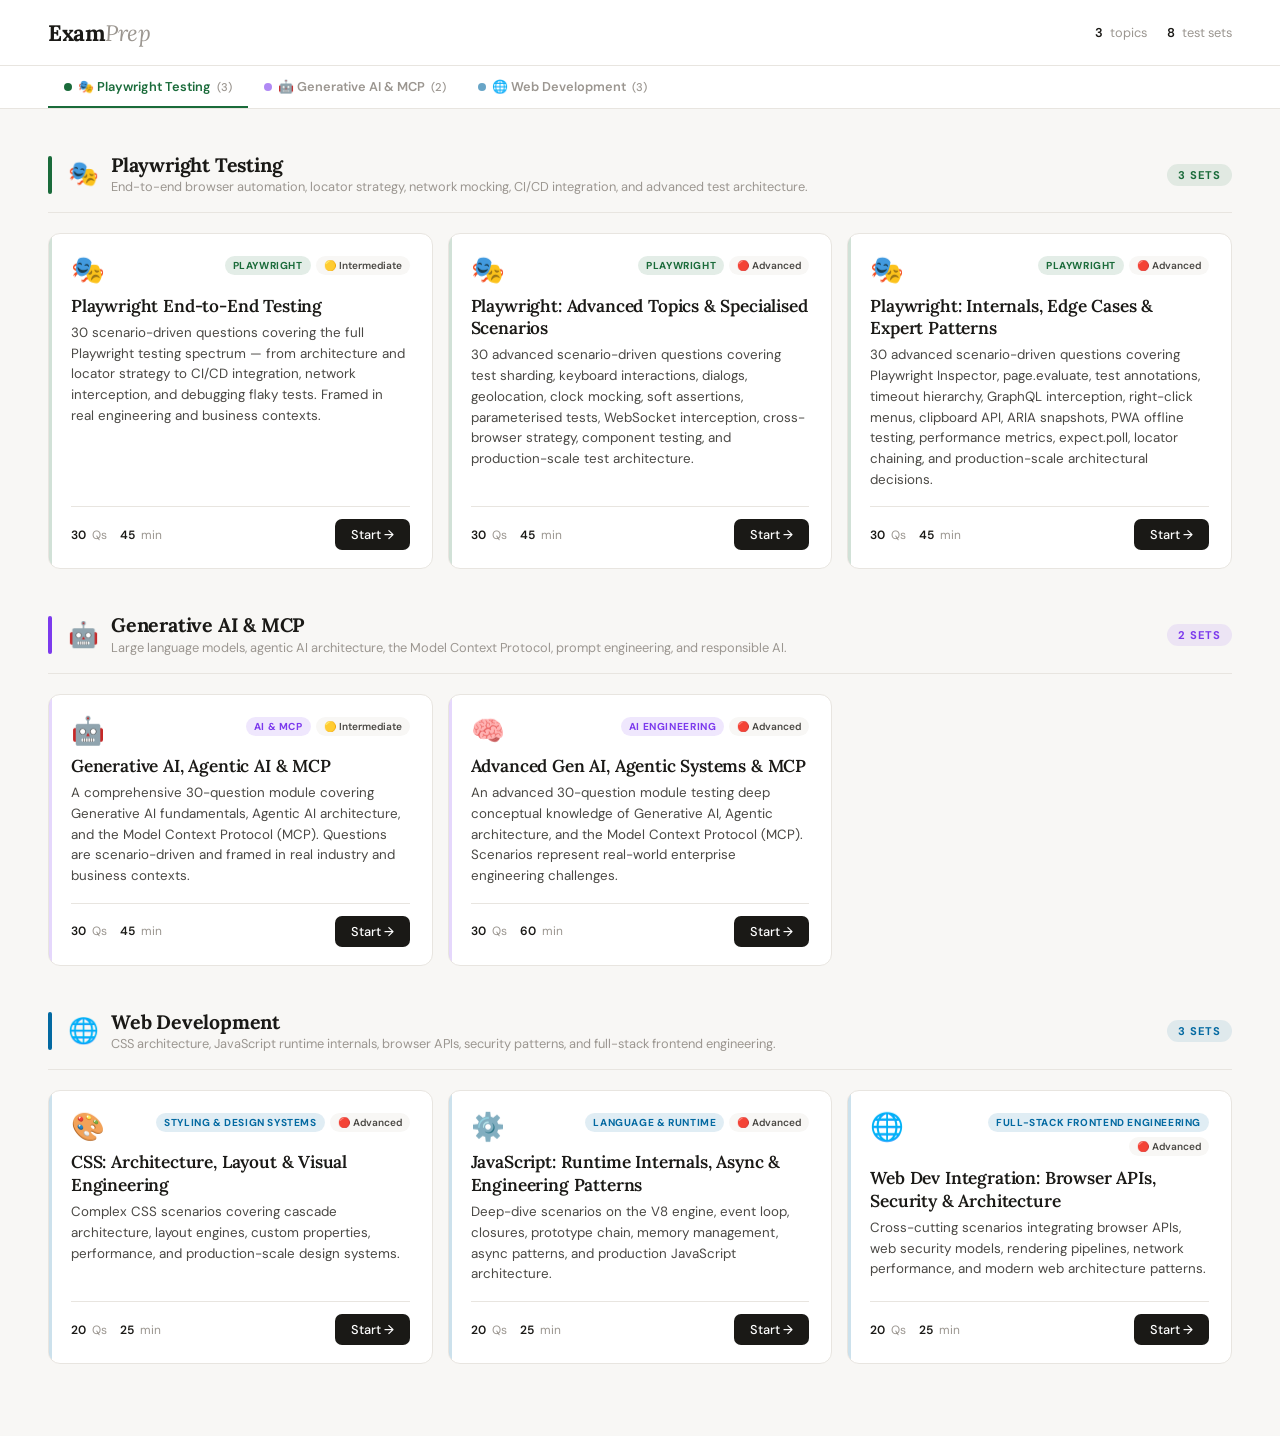
<file: index.html>
<!doctype html>
<html lang="en">
  <head>
    <meta charset="UTF-8" />
    <meta name="viewport" content="width=device-width, initial-scale=1.0" />
    <title>ExamPrep — Practice Tests</title>
    <link rel="preconnect" href="https://fonts.googleapis.com" />
    <link rel="preconnect" href="https://fonts.gstatic.com" crossorigin />
    <link
      href="https://fonts.googleapis.com/css2?family=Lora:ital,wght@0,400;0,500;0,600;0,700;1,400&family=DM+Sans:wght@300;400;500;600&display=swap"
      rel="stylesheet"
    />
    <style>
      /* ─── Reset & Base ─────────────────────────────────── */
      *,
      *::before,
      *::after {
        box-sizing: border-box;
        margin: 0;
        padding: 0;
      }

      :root {
        --white: #ffffff;
        --off-white: #f8f7f5;
        --border: #e8e5e0;
        --muted: #9b9690;
        --text: #1a1916;
        --text-2: #4a4844;
        --green: #1a7a4a;
        --green-bg: #edf7f1;

        /* ── Topic palette ─────────────────────────────────── */
        --c-playwright: #1a6b3a;
        --c-genai: #7c3aed;
        --c-javascript: #d4860a;
        --c-webdev-integration: #0369a1;
        --c-python: #2e7d32;
        --c-sql: #1565c0;
        --c-react: #0097a7;
        --c-general: #6b4c9a;
        --c-custom: #555555;
      }

      html,
      body {
        min-height: 100%;
        font-family: "DM Sans", sans-serif;
        background: var(--off-white);
        color: var(--text);
      }

      .dashboard {
        min-height: 100vh;
        display: flex;
        flex-direction: column;
      }

      /* ─── Header ───────────────────────────────────────── */
      .dashboard-header {
        background: var(--white);
        border-bottom: 1.5px solid var(--border);
        padding: 0 48px;
        height: 66px;
        display: flex;
        align-items: center;
        justify-content: space-between;
        position: sticky;
        top: 0;
        z-index: 20;
      }

      .logo {
        font-family: "Lora", serif;
        font-size: 1.4rem;
        font-weight: 700;
        letter-spacing: -0.02em;
        color: var(--text);
        text-decoration: none;
      }
      .logo span {
        color: var(--muted);
        font-weight: 400;
        font-style: italic;
      }

      .header-right {
        display: flex;
        align-items: center;
        gap: 20px;
      }
      .hdr-stat {
        font-size: 0.8rem;
        color: var(--muted);
        display: flex;
        align-items: center;
        gap: 4px;
      }
      .hdr-stat strong {
        color: var(--text);
        font-weight: 600;
      }

      /* ─── Hero ─────────────────────────────────────────── */
      .hero {
        padding: 52px 48px 36px;
        border-bottom: 1.5px solid var(--border);
        background: var(--white);
      }

      .hero-eyebrow {
        font-size: 0.7rem;
        font-weight: 700;
        letter-spacing: 0.14em;
        text-transform: uppercase;
        color: var(--muted);
        margin-bottom: 12px;
        display: flex;
        align-items: center;
        gap: 8px;
      }
      .eyebrow-dot {
        width: 6px;
        height: 6px;
        border-radius: 50%;
        background: var(--green);
        flex-shrink: 0;
        animation: pulse 2s ease-in-out infinite;
      }
      @keyframes pulse {
        0%,
        100% {
          opacity: 1;
          transform: scale(1);
        }
        50% {
          opacity: 0.5;
          transform: scale(0.8);
        }
      }

      .hero h1 {
        font-family: "Lora", serif;
        font-size: 2.5rem;
        font-weight: 700;
        letter-spacing: -0.03em;
        line-height: 1.15;
        margin-bottom: 10px;
      }
      .hero p {
        font-size: 1rem;
        color: var(--text-2);
        line-height: 1.65;
        max-width: 500px;
      }

      /* ─── Topic nav tabs ───────────────────────────────── */
      .topic-nav {
        background: var(--white);
        border-bottom: 1.5px solid var(--border);
        padding: 0 48px;
        display: flex;
        flex-wrap: wrap;
        gap: 0;
        overflow-x: auto;
      }

      .topic-pill {
        display: inline-flex;
        align-items: center;
        gap: 6px;
        font-size: 0.8rem;
        font-weight: 600;
        padding: 12px 16px 11px;
        border: none;
        background: transparent;
        border-bottom: 2.5px solid transparent;
        color: var(--muted);
        cursor: pointer;
        transition:
          color 0.15s,
          border-color 0.15s;
        text-decoration: none;
        white-space: nowrap;
        flex-shrink: 0;
      }
      .topic-pill:hover {
        color: var(--text);
      }
      .topic-pill.active {
        color: var(--topic-color, var(--text));
        border-bottom-color: var(--topic-color, var(--text));
      }
      .pill-dot {
        width: 8px;
        height: 8px;
        border-radius: 50%;
        background: var(--topic-color, var(--muted));
        flex-shrink: 0;
        opacity: 0.6;
        transition: opacity 0.15s;
      }
      .topic-pill.active .pill-dot {
        opacity: 1;
      }
      .pill-count {
        font-size: 0.7rem;
        font-weight: 500;
        color: var(--muted);
      }

      /* ─── Content area ─────────────────────────────────── */
      .content-area {
        flex: 1;
        padding: 0 48px 72px;
      }

      /* ─── Topic section ────────────────────────────────── */
      .topic-section {
        padding-top: 44px;
        scroll-margin-top: 82px;
      }

      .section-header {
        display: flex;
        align-items: center;
        gap: 0;
        margin-bottom: 20px;
        padding-bottom: 16px;
        border-bottom: 1.5px solid var(--border);
      }

      .section-accent {
        width: 4px;
        height: 38px;
        border-radius: 4px;
        background: var(--topic-color, var(--text));
        flex-shrink: 0;
        margin-right: 16px;
      }

      .section-icon {
        font-size: 1.55rem;
        line-height: 1;
        margin-right: 12px;
      }

      .section-titles {
        flex: 1;
      }
      .section-title {
        font-family: "Lora", serif;
        font-size: 1.22rem;
        font-weight: 700;
        letter-spacing: -0.01em;
        line-height: 1.2;
        margin-bottom: 2px;
      }
      .section-desc {
        font-size: 0.8rem;
        color: var(--muted);
        line-height: 1.4;
      }

      .section-badge {
        flex-shrink: 0;
        font-size: 0.7rem;
        font-weight: 700;
        letter-spacing: 0.07em;
        text-transform: uppercase;
        padding: 4px 11px;
        border-radius: 20px;
        color: var(--topic-color, var(--text));
        background: color-mix(
          in srgb,
          var(--topic-color, #555) 10%,
          transparent
        );
      }

      /* ─── Cards grid ───────────────────────────────────── */
      .cards-grid {
        display: grid;
        grid-template-columns: repeat(auto-fill, minmax(290px, 1fr));
        gap: 15px;
      }

      /* ─── Card ─────────────────────────────────────────── */
      .card {
        background: var(--white);
        border: 1.5px solid var(--border);
        border-radius: 12px;
        padding: 22px 22px 18px;
        cursor: pointer;
        transition:
          border-color 0.15s,
          transform 0.15s,
          box-shadow 0.15s;
        position: relative;
        overflow: hidden;
        display: flex;
        flex-direction: column;
      }

      .card::after {
        content: "";
        position: absolute;
        top: 0;
        bottom: 0;
        left: 0;
        width: 3px;
        border-radius: 0 2px 2px 0;
        background: var(--topic-color, var(--text));
        opacity: 0.2;
        transition: opacity 0.15s;
      }

      .card:hover {
        border-color: #bbb;
        transform: translateY(-2px);
        box-shadow: 0 8px 28px rgba(0, 0, 0, 0.07);
      }
      .card:hover::after {
        opacity: 1;
      }

      .card-top {
        display: flex;
        align-items: flex-start;
        justify-content: space-between;
        margin-bottom: 11px;
      }

      .card-icon {
        font-size: 1.7rem;
        line-height: 1;
      }

      .card-badges {
        display: flex;
        align-items: center;
        gap: 5px;
        flex-wrap: wrap;
        justify-content: flex-end;
      }

      .card-badge {
        font-size: 0.63rem;
        font-weight: 700;
        letter-spacing: 0.06em;
        text-transform: uppercase;
        padding: 3px 8px;
        border-radius: 20px;
        background: color-mix(
          in srgb,
          var(--topic-color, #555) 12%,
          transparent
        );
        color: var(--topic-color, #555);
      }

      .card-diff {
        font-size: 0.63rem;
        font-weight: 600;
        padding: 3px 8px;
        border-radius: 20px;
        background: var(--off-white);
        color: var(--text-2);
      }

      .card-title {
        font-family: "Lora", serif;
        font-size: 1.08rem;
        font-weight: 600;
        line-height: 1.3;
        margin-bottom: 6px;
        letter-spacing: -0.01em;
      }

      .card-desc {
        font-size: 0.835rem;
        color: var(--text-2);
        line-height: 1.55;
        flex: 1;
        margin-bottom: 16px;
      }

      .card-footer {
        display: flex;
        align-items: center;
        justify-content: space-between;
        padding-top: 12px;
        border-top: 1px solid var(--border);
      }

      .card-stats {
        display: flex;
        gap: 13px;
      }
      .card-stat {
        font-size: 0.75rem;
        color: var(--muted);
        display: flex;
        align-items: center;
        gap: 3px;
      }
      .card-stat strong {
        color: var(--text);
        font-weight: 600;
      }

      .card-start-btn {
        background: var(--text);
        color: var(--white);
        border: none;
        border-radius: 7px;
        padding: 7px 16px;
        font-family: "DM Sans", sans-serif;
        font-size: 0.8rem;
        font-weight: 500;
        cursor: pointer;
        transition: opacity 0.15s;
        white-space: nowrap;
      }
      .card-start-btn:hover {
        opacity: 0.8;
      }

      .best-score {
        position: absolute;
        top: 10px;
        right: 12px;
        font-size: 0.67rem;
        font-weight: 600;
        color: var(--green);
        background: var(--green-bg);
        padding: 2px 8px;
        border-radius: 20px;
      }

      /* ─── Empty ────────────────────────────────────────── */
      .empty-state {
        padding: 64px 0;
        text-align: center;
        color: var(--text-2);
      }
      .empty-state h2 {
        font-family: "Lora", serif;
        font-size: 1.3rem;
        margin-bottom: 8px;
      }

      /* ─── Responsive ───────────────────────────────────── */
      @media (max-width: 680px) {
        .dashboard-header,
        .hero,
        .topic-nav,
        .content-area {
          padding-left: 20px;
          padding-right: 20px;
        }
        .hero h1 {
          font-size: 1.85rem;
        }
      }
    </style>
  </head>
  <body>
    <div class="dashboard">
      <!-- Header -->
      <header class="dashboard-header">
        <a class="logo" href="index.html">Exam<span>Prep</span></a>
        <div class="header-right">
          <div class="hdr-stat" id="hdrTopics"></div>
          <div class="hdr-stat" id="hdrSets"></div>
        </div>
      </header>

      <!-- Hero
      <section class="hero">
        <div class="hero-eyebrow">
          <span class="eyebrow-dot"></span>Interactive Practice Hub
        </div>
        <h1>Practice Tests</h1>
        <p>
          Scenario-driven questions across multiple technology tracks. Pick a
          topic below or scroll to browse everything.
        </p>
      </section> -->

      <!-- Topic nav -->
      <nav
        class="topic-nav"
        id="topicNav"
        aria-label="Jump to topic section"
      ></nav>

      <!-- Grouped content -->
      <main class="content-area" id="contentArea">
        <div class="empty-state">
          <div style="font-size: 2rem; margin-bottom: 10px">⏳</div>
          <h2>Loading modules…</h2>
        </div>
      </main>
    </div>

    <!-- ══════════════════════════════════════════════════════
     DATA FILES — add one <script> per data file, then
     add the exported variable to window._TESTS below.
  ══════════════════════════════════════════════════════ -->
    <script src="data/genaifundamental.js"></script>
    <script src="data/genai2.js"></script>
    <script src="data/playwright.js"></script>
    <script src="data/playwright2.js"></script>
    <script src="data/playwright3.js"></script>
    <!-- <script src="data/sample-test.js"></script> -->
    <script src="data/js-fundamentals.js"></script>
    <!-- <script src="data/your-new-module.js"></script> -->

    <script>
      window._TESTS = [
        GenAIFundamentals,
        AdvancedAIEngineering,
        PlaywrightTestingModule,
        PlaywrightSet2,
        PlaywrightSet3,
        // SampleTest,
        web1,
        web2,
        web3,
        // YourNewModule,
      ];
    </script>

    <script>
      /* ═══════════════════════════════════════════════════════════
   TOPIC REGISTRY
   Define label, icon, description, and colour per topic key.
   The `order` number controls the section display order.
   Add new entries here whenever you introduce a new topic.
═══════════════════════════════════════════════════════════ */
      const TOPIC_REGISTRY = {
        playwright: {
          label: "Playwright Testing",
          icon: "🎭",
          description:
            "End-to-end browser automation, locator strategy, network mocking, CI/CD integration, and advanced test architecture.",
          color: "#1a6b3a",
          order: 1,
        },
        javascript: {
          label: "Generative AI & MCP",
          icon: "🤖",
          description:
            "Large language models, agentic AI architecture, the Model Context Protocol, prompt engineering, and responsible AI.",
          color: "#7c3aed",
          order: 2,
        },
        "webdev-integration": {
          label: "Web Development",
          icon: "🌐",
          description:
            "CSS architecture, JavaScript runtime internals, browser APIs, security patterns, and full-stack frontend engineering.",
          color: "#0369a1",
          order: 3,
        },
        general: {
          label: "General",
          icon: "📋",
          description:
            "Foundational and mixed concepts across software engineering disciplines.",
          color: "#6b4c9a",
          order: 4,
        },
        python: {
          label: "Python",
          icon: "🐍",
          description:
            "Python language fundamentals, data structures, and ecosystem tooling.",
          color: "#2e7d32",
          order: 5,
        },
        sql: {
          label: "SQL & Databases",
          icon: "🗄️",
          description:
            "Query design, schema modelling, performance tuning, and database engineering.",
          color: "#1565c0",
          order: 6,
        },
        react: {
          label: "React",
          icon: "⚛️",
          description:
            "React patterns, hooks, performance optimisation, and component architecture.",
          color: "#0097a7",
          order: 7,
        },
        custom: {
          label: "Other",
          icon: "📝",
          description: "Custom and miscellaneous test sets.",
          color: "#555555",
          order: 99,
        },
      };

      /* ─── Helpers ──────────────────────────────────────────── */
      function topicInfo(key) {
        return (
          TOPIC_REGISTRY[key] || {
            label: key,
            icon: "📄",
            description: "",
            color: "#555",
            order: 50,
          }
        );
      }

      function diffDot(d) {
        return (
          { Beginner: "🟢", Intermediate: "🟡", Advanced: "🔴" }[d] || "⚪"
        );
      }

      function bestScore(id) {
        try {
          const r = localStorage.getItem("ep_best_" + id);
          return r ? JSON.parse(r) : null;
        } catch {
          return null;
        }
      }

      /* ─── Render ───────────────────────────────────────────── */
      function render(tests) {
        const area = document.getElementById("contentArea");
        const nav = document.getElementById("topicNav");

        if (!tests || !tests.length) {
          area.innerHTML = `<div class="empty-state">
      <div style="font-size:2rem;margin-bottom:10px">📭</div>
      <h2>No test modules found</h2>
      <p>Add data files and register them in <code>window._TESTS</code>.</p>
    </div>`;
          return;
        }

        // ── Group & sort ──────────────────────────────────────
        const groups = {};
        tests.forEach((t) => {
          const k = t.meta.topic || "custom";
          if (!groups[k]) groups[k] = [];
          groups[k].push(t);
        });

        const topicKeys = Object.keys(groups).sort(
          (a, b) => (topicInfo(a).order || 99) - (topicInfo(b).order || 99),
        );

        // ── Header stats ──────────────────────────────────────
        document.getElementById("hdrTopics").innerHTML =
          `<strong>${topicKeys.length}</strong>&nbsp;topic${topicKeys.length !== 1 ? "s" : ""}`;
        document.getElementById("hdrSets").innerHTML =
          `<strong>${tests.length}</strong>&nbsp;test set${tests.length !== 1 ? "s" : ""}`;

        // ── Nav tabs ──────────────────────────────────────────
        nav.innerHTML = "";
        topicKeys.forEach((k, i) => {
          const ti = topicInfo(k);
          const pill = document.createElement("a");
          pill.className = "topic-pill" + (i === 0 ? " active" : "");
          pill.href = "#topic-" + k;
          pill.style.setProperty("--topic-color", ti.color);
          pill.innerHTML = `
      <span class="pill-dot"></span>
      ${ti.icon} ${ti.label}
      <span class="pill-count">(${groups[k].length})</span>`;
          pill.addEventListener("click", () => {
            document
              .querySelectorAll(".topic-pill")
              .forEach((p) => p.classList.remove("active"));
            pill.classList.add("active");
          });
          nav.appendChild(pill);
        });

        // Scroll spy — highlight the in-view topic tab
        const spy = new IntersectionObserver(
          (entries) => {
            entries.forEach((e) => {
              if (e.isIntersecting) {
                const id = "#" + e.target.id;
                document
                  .querySelectorAll(".topic-pill")
                  .forEach((p) =>
                    p.classList.toggle("active", p.getAttribute("href") === id),
                  );
              }
            });
          },
          { rootMargin: "-20% 0px -70% 0px" },
        );

        // ── Sections ──────────────────────────────────────────
        area.innerHTML = "";
        topicKeys.forEach((k) => {
          const ti = topicInfo(k);
          const mods = groups[k];

          const sec = document.createElement("section");
          sec.className = "topic-section";
          sec.id = "topic-" + k;

          sec.innerHTML = `
      <div class="section-header" style="--topic-color:${ti.color}">
        <div class="section-accent"></div>
        <div class="section-icon">${ti.icon}</div>
        <div class="section-titles">
          <div class="section-title">${ti.label}</div>
          ${ti.description ? `<div class="section-desc">${ti.description}</div>` : ""}
        </div>
        <span class="section-badge" style="--topic-color:${ti.color}">
          ${mods.length}&nbsp;set${mods.length !== 1 ? "s" : ""}
        </span>
      </div>
      <div class="cards-grid"></div>`;

          const grid = sec.querySelector(".cards-grid");
          mods.forEach((t) => grid.appendChild(buildCard(t, ti.color)));
          area.appendChild(sec);
          spy.observe(sec);
        });
      }

      /* ─── Card builder ─────────────────────────────────────── */
      function buildCard(test, color) {
        const m = test.meta;
        const best = bestScore(m.id);

        const card = document.createElement("div");
        card.className = "card";
        card.style.setProperty("--topic-color", color);

        card.innerHTML = `
    ${best ? `<div class="best-score">🏆 ${best.score}/${best.total}</div>` : ""}
    <div class="card-top">
      <span class="card-icon">${m.icon || "📋"}</span>
      <div class="card-badges">
        <span class="card-badge">${m.topicLabel}</span>
        <span class="card-diff">${diffDot(m.difficulty)} ${m.difficulty}</span>
      </div>
    </div>
    <div class="card-title">${m.testTitle}</div>
    <div class="card-desc">${m.description}</div>
    <div class="card-footer">
      <div class="card-stats">
        <div class="card-stat"><strong>${m.questionCount}</strong>&nbsp;Qs</div>
        <div class="card-stat"><strong>${m.estimatedMinutes}</strong>&nbsp;min</div>
      </div>
      <button class="card-start-btn">Start →</button>
    </div>`;

        card.addEventListener("click", () => {
          sessionStorage.setItem("ep_active_id", m.id);
          window.location.href = "exam.html";
        });

        return card;
      }

      /* ─── Boot ─────────────────────────────────────────────── */
      render(window._TESTS || []);
    </script>
  </body>
</html>
</file>
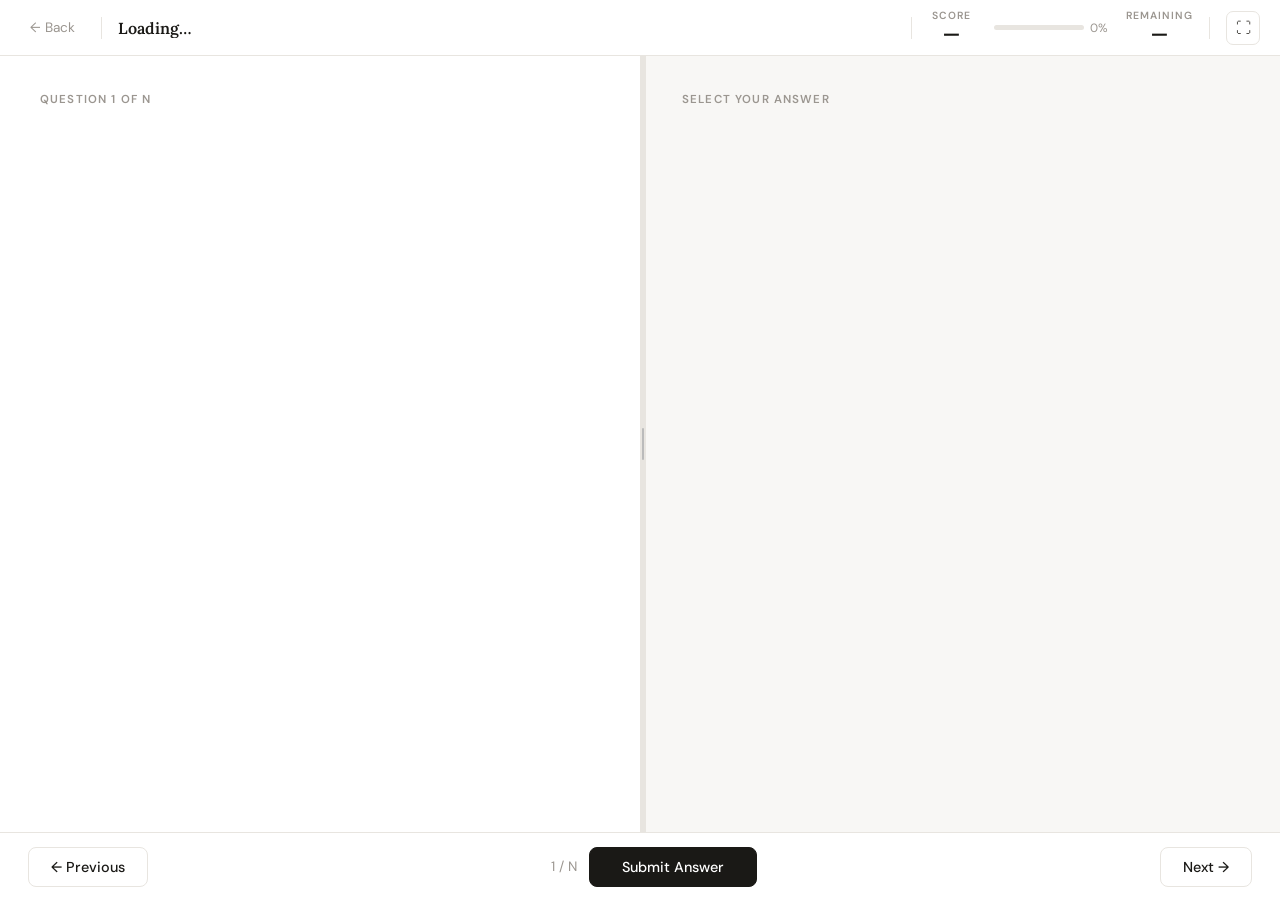
<file: exam.html>
<!doctype html>
<html lang="en">
  <head>
    <meta charset="UTF-8" />
    <meta name="viewport" content="width=device-width, initial-scale=1.0" />
    <title>ExamPrep — Exam</title>
    <link rel="preconnect" href="https://fonts.googleapis.com" />
    <link rel="preconnect" href="https://fonts.gstatic.com" crossorigin />
    <link
      href="https://fonts.googleapis.com/css2?family=Lora:ital,wght@0,400;0,500;0,600;0,700;1,400&family=DM+Sans:wght@300;400;500;600&family=JetBrains+Mono:wght@400;500&display=swap"
      rel="stylesheet"
    />
    <style>
      /* ─── Reset ────────────────────────────────────────── */
      *,
      *::before,
      *::after {
        box-sizing: border-box;
        margin: 0;
        padding: 0;
      }

      :root {
        --white: #ffffff;
        --off-white: #f8f7f5;
        --border: #e8e5e0;
        --muted: #9b9690;
        --text: #1a1916;
        --text-2: #4a4844;
        --accent: #1a1916;
        --green: #1a7a4a;
        --green-bg: #edf7f1;
        --green-border: #b2dfca;
        --red: #c0392b;
        --red-bg: #fdf0ee;
        --red-border: #f0b9b3;
        --gold: #d4860a;
        --gold-bg: #fef7e8;
        --code-bg: #f4f2ef;
        --top-h: 56px;
        --bot-h: 68px;
      }

      html,
      body {
        height: 100%;
        font-family: "DM Sans", sans-serif;
        background: var(--off-white);
        color: var(--text);
        overflow: hidden;
      }

      /* ─── Fullscreen wrapper ───────────────────────────── */
      #app {
        display: flex;
        flex-direction: column;
        height: 100vh;
        width: 100vw;
      }

      /* ─── Top Bar ──────────────────────────────────────── */
      #topBar {
        height: var(--top-h);
        background: var(--white);
        border-bottom: 1.5px solid var(--border);
        display: flex;
        align-items: center;
        padding: 0 20px;
        gap: 16px;
        flex-shrink: 0;
        position: relative;
        z-index: 20;
      }

      .top-back {
        display: flex;
        align-items: center;
        gap: 6px;
        font-size: 0.85rem;
        color: var(--muted);
        text-decoration: none;
        padding: 6px 10px;
        border-radius: 6px;
        transition:
          background 0.15s,
          color 0.15s;
        white-space: nowrap;
      }

      .top-back:hover {
        background: var(--off-white);
        color: var(--text);
      }

      .top-sep {
        width: 1px;
        height: 22px;
        background: var(--border);
        flex-shrink: 0;
      }

      .top-title {
        font-family: "Lora", serif;
        font-size: 1rem;
        font-weight: 600;
        white-space: nowrap;
        overflow: hidden;
        text-overflow: ellipsis;
        max-width: 280px;
      }

      .top-spacer {
        flex: 1;
      }

      /* ─── Question dots ────────────────────────────────── */
      .q-dots {
        display: flex;
        gap: 5px;
        align-items: center;
        flex-wrap: nowrap;
        overflow: hidden;
        max-width: 280px;
      }

      .q-dot {
        width: 10px;
        height: 10px;
        border-radius: 50%;
        background: var(--border);
        flex-shrink: 0;
        cursor: pointer;
        transition:
          background 0.15s,
          transform 0.15s;
      }

      .q-dot:hover {
        transform: scale(1.3);
      }
      .q-dot.active {
        background: var(--text);
        transform: scale(1.2);
      }
      .q-dot.answered {
        background: var(--muted);
      }
      .q-dot.correct {
        background: var(--green);
      }
      .q-dot.wrong {
        background: var(--red);
      }

      /* ─── Score panel ──────────────────────────────────── */
      .score-panel {
        display: flex;
        align-items: center;
        gap: 18px;
        flex-shrink: 0;
      }

      .score-item {
        display: flex;
        flex-direction: column;
        align-items: center;
        min-width: 48px;
      }

      .score-label {
        font-size: 0.65rem;
        font-weight: 600;
        letter-spacing: 0.09em;
        text-transform: uppercase;
        color: var(--muted);
        line-height: 1;
        margin-bottom: 2px;
      }

      .score-val {
        font-family: "Lora", serif;
        font-size: 1.25rem;
        font-weight: 700;
        line-height: 1;
        color: var(--text);
      }

      .score-val.green {
        color: var(--green);
      }
      .score-val.red {
        color: var(--red);
      }

      .score-progress {
        display: flex;
        align-items: center;
        gap: 6px;
        font-size: 0.78rem;
        color: var(--muted);
      }

      .progress-bar-wrap {
        width: 90px;
        height: 5px;
        background: var(--border);
        border-radius: 3px;
        overflow: hidden;
      }

      .progress-bar-fill {
        height: 100%;
        background: var(--text);
        border-radius: 3px;
        transition: width 0.4s ease;
      }

      .btn-fullscreen {
        display: flex;
        align-items: center;
        justify-content: center;
        width: 34px;
        height: 34px;
        border: 1.5px solid var(--border);
        border-radius: 7px;
        background: transparent;
        cursor: pointer;
        color: var(--text-2);
        font-size: 0.95rem;
        transition:
          background 0.15s,
          color 0.15s;
        flex-shrink: 0;
      }

      .btn-fullscreen:hover {
        background: var(--off-white);
        color: var(--text);
      }

      /* ─── Main content area ────────────────────────────── */
      #main {
        flex: 1;
        display: flex;
        overflow: hidden;
        min-height: 0;
      }

      /* ─── Question pane ────────────────────────────────── */
      #paneQ {
        overflow-y: auto;
        padding: 36px 40px;
        background: var(--white);
        flex-shrink: 0;
      }

      .q-number {
        font-size: 0.72rem;
        font-weight: 600;
        letter-spacing: 0.1em;
        text-transform: uppercase;
        color: var(--muted);
        margin-bottom: 20px;
      }

      .q-scenario {
        font-size: 1.02rem;
        line-height: 1.72;
        color: var(--text-2);
        background: var(--off-white);
        border-left: 3px solid var(--border);
        padding: 18px 20px;
        border-radius: 0 8px 8px 0;
        margin-bottom: 28px;
      }

      .q-code {
        font-family: "JetBrains Mono", monospace;
        font-size: 0.9rem;
        line-height: 1.65;
        background: var(--code-bg);
        border: 1px solid var(--border);
        border-radius: 8px;
        padding: 20px 22px;
        margin-bottom: 28px;
        overflow-x: auto;
        white-space: pre;
      }

      .q-text {
        font-family: "Lora", serif;
        font-size: 1.35rem;
        font-weight: 600;
        line-height: 1.5;
        letter-spacing: -0.01em;
      }

      /* ─── Divider ──────────────────────────────────────── */
      #divider {
        width: 6px;
        background: var(--border);
        cursor: col-resize;
        flex-shrink: 0;
        position: relative;
        transition: background 0.15s;
        display: flex;
        align-items: center;
        justify-content: center;
      }

      #divider:hover,
      #divider.dragging {
        background: #d0cdc8;
      }

      #divider::after {
        content: "";
        width: 2px;
        height: 32px;
        background: #bbb;
        border-radius: 2px;
        display: block;
      }

      /* ─── Options pane ─────────────────────────────────── */
      #paneA {
        flex: 1;
        overflow-y: auto;
        padding: 36px 36px 24px;
        background: var(--off-white);
        display: flex;
        flex-direction: column;
      }

      .options-label {
        font-size: 0.72rem;
        font-weight: 600;
        letter-spacing: 0.1em;
        text-transform: uppercase;
        color: var(--muted);
        margin-bottom: 16px;
      }

      .options-list {
        display: flex;
        flex-direction: column;
        gap: 2px;
        flex: 1;
      }

      /* ─── Option button ────────────────────────────────── */
      .option {
        background: var(--white);
        border: 1.5px solid var(--border);
        border-radius: 10px;
        padding: 18px 20px;
        cursor: pointer;
        display: flex;
        align-items: flex-start;
        gap: 14px;
        font-size: 1rem;
        line-height: 1.6;
        color: var(--text);
        text-align: left;
        transition:
          border-color 0.15s,
          background 0.15s,
          transform 0.1s;
        position: relative;
      }

      .option:hover:not(.locked) {
        border-color: #bbb;
        transform: translateX(3px);
      }

      .option.selected:not(.locked) {
        border-color: var(--text);
        background: var(--white);
      }

      .option.locked {
        cursor: default;
      }

      .option.correct-answer {
        border-color: var(--green-border);
        background: var(--green-bg);
      }

      .option.wrong-answer {
        border-color: var(--red-border);
        background: var(--red-bg);
      }

      .option.neutral-correct {
        border-color: var(--green-border);
        background: var(--green-bg);
        opacity: 0.7;
      }

      .opt-letter {
        width: 28px;
        height: 28px;
        border-radius: 50%;
        border: 1.5px solid var(--border);
        display: flex;
        align-items: center;
        justify-content: center;
        font-size: 0.78rem;
        font-weight: 600;
        flex-shrink: 0;
        margin-top: 1px;
        transition:
          background 0.15s,
          border-color 0.15s,
          color 0.15s;
        background: var(--off-white);
      }

      .option.selected:not(.locked) .opt-letter {
        background: var(--text);
        border-color: var(--text);
        color: var(--white);
      }

      .option.correct-answer .opt-letter {
        background: var(--green);
        border-color: var(--green);
        color: var(--white);
      }

      .option.wrong-answer .opt-letter {
        background: var(--red);
        border-color: var(--red);
        color: var(--white);
      }

      .option.neutral-correct .opt-letter {
        background: var(--green);
        border-color: var(--green);
        color: var(--white);
      }

      .opt-text {
        flex: 1;
      }

      .opt-icon {
        flex-shrink: 0;
        font-size: 1.1rem;
        margin-top: 2px;
        opacity: 0;
        transition: opacity 0.2s;
      }

      .option.correct-answer .opt-icon,
      .option.wrong-answer .opt-icon,
      .option.neutral-correct .opt-icon {
        opacity: 1;
      }

      /* ─── Explanation ──────────────────────────────────── */
      .explanation-wrap {
        margin-top: 20px;
        border-top: 1.5px solid var(--border);
        padding-top: 20px;
        animation: fadeUp 0.3s ease;
      }

      @keyframes fadeUp {
        from {
          opacity: 0;
          transform: translateY(6px);
        }
        to {
          opacity: 1;
          transform: translateY(0);
        }
      }

      .explanation-head {
        display: flex;
        align-items: center;
        gap: 8px;
        margin-bottom: 10px;
      }

      .explanation-badge {
        font-size: 0.7rem;
        font-weight: 700;
        letter-spacing: 0.08em;
        text-transform: uppercase;
        padding: 3px 9px;
        border-radius: 20px;
      }

      .explanation-badge.correct {
        background: var(--green-bg);
        color: var(--green);
      }

      .explanation-badge.wrong {
        background: var(--red-bg);
        color: var(--red);
      }

      .explanation-text {
        font-size: 0.945rem;
        line-height: 1.72;
        color: var(--text-2);
      }

      /* ─── Bottom Bar ───────────────────────────────────── */
      #botBar {
        height: var(--bot-h);
        background: var(--white);
        border-top: 1.5px solid var(--border);
        display: flex;
        align-items: center;
        justify-content: space-between;
        padding: 0 28px;
        flex-shrink: 0;
        gap: 12px;
      }

      .btn {
        display: flex;
        align-items: center;
        gap: 7px;
        font-family: "DM Sans", sans-serif;
        font-size: 0.9rem;
        font-weight: 500;
        padding: 10px 22px;
        border-radius: 8px;
        border: 1.5px solid var(--border);
        background: var(--white);
        color: var(--text);
        cursor: pointer;
        transition:
          background 0.15s,
          border-color 0.15s,
          opacity 0.15s;
      }

      .btn:hover:not(:disabled) {
        background: var(--off-white);
        border-color: #ccc;
      }
      .btn:disabled {
        opacity: 0.35;
        cursor: default;
      }

      .btn-submit {
        background: var(--text);
        color: var(--white);
        border-color: var(--text);
        padding: 10px 32px;
      }

      .btn-submit:hover:not(:disabled) {
        opacity: 0.82;
        background: var(--text);
      }

      .btn-submit.submitted {
        background: var(--green);
        border-color: var(--green);
      }

      .bot-center {
        display: flex;
        align-items: center;
        gap: 12px;
      }

      .bot-qnum {
        font-size: 0.85rem;
        color: var(--muted);
      }

      /* ─── Results overlay ──────────────────────────────── */
      #resultsOverlay {
        position: fixed;
        inset: 0;
        background: rgba(26, 25, 22, 0.6);
        display: none;
        align-items: center;
        justify-content: center;
        z-index: 100;
        backdrop-filter: blur(3px);
      }

      #resultsOverlay.show {
        display: flex;
      }

      .results-modal {
        background: var(--white);
        border-radius: 16px;
        padding: 48px 52px;
        max-width: 480px;
        width: 90%;
        text-align: center;
        box-shadow: 0 24px 80px rgba(0, 0, 0, 0.18);
        animation: modalIn 0.3s cubic-bezier(0.34, 1.56, 0.64, 1);
      }

      @keyframes modalIn {
        from {
          opacity: 0;
          transform: scale(0.92) translateY(12px);
        }
        to {
          opacity: 1;
          transform: scale(1) translateY(0);
        }
      }

      .results-emoji {
        font-size: 3rem;
        margin-bottom: 16px;
      }

      .results-title {
        font-family: "Lora", serif;
        font-size: 1.7rem;
        font-weight: 700;
        letter-spacing: -0.02em;
        margin-bottom: 8px;
      }

      .results-sub {
        font-size: 0.95rem;
        color: var(--text-2);
        margin-bottom: 32px;
        line-height: 1.55;
      }

      .results-score-big {
        font-family: "Lora", serif;
        font-size: 3.5rem;
        font-weight: 700;
        line-height: 1;
        margin-bottom: 6px;
        color: var(--text);
      }

      .results-pct {
        font-size: 1rem;
        color: var(--muted);
        margin-bottom: 32px;
      }

      .results-breakdown {
        display: flex;
        gap: 20px;
        justify-content: center;
        margin-bottom: 36px;
      }

      .rb-item {
        padding: 14px 22px;
        border-radius: 10px;
        min-width: 90px;
      }

      .rb-item.green-item {
        background: var(--green-bg);
      }
      .rb-item.red-item {
        background: var(--red-bg);
      }
      .rb-item.gray-item {
        background: var(--off-white);
      }

      .rb-num {
        font-family: "Lora", serif;
        font-size: 1.8rem;
        font-weight: 700;
        line-height: 1;
        margin-bottom: 4px;
      }

      .rb-item.green-item .rb-num {
        color: var(--green);
      }
      .rb-item.red-item .rb-num {
        color: var(--red);
      }

      .rb-lbl {
        font-size: 0.72rem;
        font-weight: 600;
        text-transform: uppercase;
        letter-spacing: 0.08em;
        color: var(--muted);
      }

      .results-actions {
        display: flex;
        gap: 12px;
        justify-content: center;
      }

      .btn-results {
        padding: 11px 26px;
        border-radius: 8px;
        font-family: "DM Sans", sans-serif;
        font-size: 0.9rem;
        font-weight: 500;
        cursor: pointer;
        border: 1.5px solid var(--border);
        background: var(--white);
        color: var(--text);
        transition: background 0.15s;
      }

      .btn-results:hover {
        background: var(--off-white);
      }

      .btn-results.primary {
        background: var(--text);
        color: var(--white);
        border-color: var(--text);
      }

      .btn-results.primary:hover {
        opacity: 0.82;
      }

      /* ─── Scrollbar styling ────────────────────────────── */
      ::-webkit-scrollbar {
        width: 6px;
      }
      ::-webkit-scrollbar-track {
        background: transparent;
      }
      ::-webkit-scrollbar-thumb {
        background: var(--border);
        border-radius: 3px;
      }
      ::-webkit-scrollbar-thumb:hover {
        background: #ccc;
      }
    </style>
  </head>
  <body>
    <div id="app">
      <!-- ── Top Bar ─────────────────────────────────────────── -->
      <div id="topBar">
        <a class="top-back" href="index.html">← Back</a>
        <div class="top-sep"></div>
        <div class="top-title" id="topTitle">Loading…</div>
        <div class="top-spacer"></div>
        <div class="q-dots" id="qDots"></div>
        <div class="top-sep"></div>
        <div class="score-panel">
          <div class="score-item">
            <span class="score-label">Score</span>
            <span class="score-val" id="scoreVal">—</span>
          </div>
          <div class="score-item">
            <div class="score-progress">
              <div class="progress-bar-wrap">
                <div
                  class="progress-bar-fill"
                  id="progressFill"
                  style="width: 0%"
                ></div>
              </div>
              <span
                id="progressText"
                style="font-size: 0.75rem; color: var(--muted)"
                >0%</span
              >
            </div>
          </div>
          <div class="score-item">
            <span class="score-label">Remaining</span>
            <span class="score-val" id="remainVal">—</span>
          </div>
        </div>
        <div class="top-sep"></div>
        <button
          class="btn-fullscreen"
          id="btnFullscreen"
          title="Toggle fullscreen"
        >
          ⛶
        </button>
      </div>

      <!-- ── Main: Question | Divider | Options ──────────────── -->
      <div id="main">
        <!-- Question pane -->
        <div id="paneQ" style="width: 50%">
          <div class="q-number" id="qNumber">Question 1 of N</div>
          <div id="qScenario" class="q-scenario" style="display: none"></div>
          <div id="qCode" class="q-code" style="display: none"></div>
          <div id="qText" class="q-text"></div>
        </div>

        <!-- Draggable divider -->
        <div id="divider"></div>

        <!-- Options pane -->
        <div id="paneA">
          <div class="options-label">Select your answer</div>
          <div class="options-list" id="optionsList"></div>
          <div id="explanationWrap"></div>
        </div>
      </div>

      <!-- ── Bottom Bar ──────────────────────────────────────── -->
      <div id="botBar">
        <button class="btn" id="btnPrev">← Previous</button>
        <div class="bot-center">
          <span class="bot-qnum" id="botQNum">1 / N</span>
          <button class="btn btn-submit" id="btnSubmit">Submit Answer</button>
        </div>
        <button class="btn" id="btnNext">Next →</button>
      </div>
    </div>

    <!-- ── Results overlay ──────────────────────────────────── -->
    <div id="resultsOverlay">
      <div class="results-modal">
        <div class="results-emoji" id="resultsEmoji">🎉</div>
        <div class="results-title" id="resultsTitle">Test Complete!</div>
        <div class="results-sub" id="resultsSub">Here's how you did.</div>
        <div class="results-score-big" id="resultsScoreBig">—</div>
        <div class="results-pct" id="resultsPct">0%</div>
        <div class="results-breakdown">
          <div class="rb-item green-item">
            <div class="rb-num" id="rbCorrect">0</div>
            <div class="rb-lbl">Correct</div>
          </div>
          <div class="rb-item red-item">
            <div class="rb-num" id="rbWrong">0</div>
            <div class="rb-lbl">Wrong</div>
          </div>
          <div class="rb-item gray-item">
            <div class="rb-num" id="rbSkipped">0</div>
            <div class="rb-lbl">Skipped</div>
          </div>
        </div>
        <div class="results-actions">
          <button class="btn-results" id="btnReviewResults">
            Review Answers
          </button>
          <button class="btn-results" id="btnRetry">Retry Test</button>
          <button class="btn-results primary" id="btnBackDash">
            ← Dashboard
          </button>
        </div>
      </div>
    </div>

    <!-- ─── Data loading ──────────────────────────────────── -->
    <script src="data/genaifundamental.js"></script>
    <script src="data/genai2.js"></script>
    <script src="data/js-fundamentals.js"></script>
    <script src="data/playwright.js"></script>
    <script src="data/playwright2.js"></script>
    <script src="data/playwright3.js"></script>
    <!-- ... paste the rest of your scripts here ... -->

    <script>
      // 2. Register your modules
      window._TESTS = [
        GenAIFundamentals,
        AdvancedAIEngineering,
        PlaywrightTestingModule,
        PlaywrightSet2,
        PlaywrightSet3,
        web1,
        web2,
        web3,
        // ... paste the rest of your variables here ...
      ];

      /* ═══════════════════════════════════════════════════════════
   EXAM ENGINE
═══════════════════════════════════════════════════════════ */

      const LETTERS = ["A", "B", "C", "D", "E", "F"];

      // ─── State ───────────────────────────────────────────────
      let test = null; // the active test definition
      let questions = [];
      let current = 0; // current question index
      let answers = []; // per-question: { selected: int|null, submitted: bool }
      let reviewMode = false; // after final results, all answers shown

      // ─── Init ────────────────────────────────────────────────

      function initExam() {
        const activeId = sessionStorage.getItem("ep_active_id");
        test = window._TESTS.find((t) => t.meta.id === activeId);
        if (!test) {
          alert("Test not found. Please return to the dashboard.");
          return;
        }

        questions = test.questions;
        answers = questions.map(() => ({ selected: null, submitted: false }));

        document.title = "ExamPrep — " + test.meta.testTitle;
        document.getElementById("topTitle").textContent = test.meta.testTitle;

        buildDots();
        renderQuestion(0);
        updateTopBar();
      }

      // ─── Question rendering ───────────────────────────────────
      function renderQuestion(idx) {
        current = idx;
        const q = questions[idx];
        const ans = answers[idx];

        // Header
        document.getElementById("qNumber").textContent =
          "Question " + (idx + 1) + " of " + questions.length;
        document.getElementById("botQNum").textContent =
          idx + 1 + " / " + questions.length;

        // Context
        const scenarioEl = document.getElementById("qScenario");
        const codeEl = document.getElementById("qCode");
        if (q.scenario) {
          scenarioEl.textContent = q.scenario;
          scenarioEl.style.display = "block";
        } else {
          scenarioEl.style.display = "none";
        }
        if (q.code) {
          codeEl.textContent = q.code;
          codeEl.style.display = "block";
        } else {
          codeEl.style.display = "none";
        }

        // Question text
        document.getElementById("qText").textContent = q.question;

        // Scroll question pane to top
        document.getElementById("paneQ").scrollTop = 0;
        document.getElementById("paneA").scrollTop = 0;

        // Options
        renderOptions(idx);

        // Explanation
        renderExplanation(idx);

        // Button states
        document.getElementById("btnPrev").disabled = idx === 0;
        document.getElementById("btnNext").disabled =
          idx === questions.length - 1;

        const submitBtn = document.getElementById("btnSubmit");
        if (ans.submitted) {
          submitBtn.textContent = "✓ Submitted";
          submitBtn.classList.add("submitted");
          submitBtn.disabled = true;
        } else {
          submitBtn.textContent = "Submit Answer";
          submitBtn.classList.remove("submitted");
          submitBtn.disabled = ans.selected === null;
        }

        updateDots();
      }

      function renderOptions(idx) {
        const q = questions[idx];
        const ans = answers[idx];
        const list = document.getElementById("optionsList");
        list.innerHTML = "";

        q.options.forEach((text, i) => {
          const btn = document.createElement("button");
          btn.className = "option";

          let cls = "";
          let icon = "";

          if (ans.submitted || reviewMode) {
            btn.classList.add("locked");
            if (i === q.correctIndex) {
              if (ans.selected === i) {
                cls = "correct-answer";
                icon = "✓";
              } else {
                cls = "neutral-correct";
                icon = "✓";
              }
            } else if (i === ans.selected && ans.selected !== q.correctIndex) {
              cls = "wrong-answer";
              icon = "✗";
            }
          } else {
            if (ans.selected === i) cls = "selected";
          }

          if (cls) btn.classList.add(cls);

          btn.innerHTML = `
      <span class="opt-letter">${LETTERS[i]}</span>
      <span class="opt-text">${text}</span>
      <span class="opt-icon">${icon}</span>`;

          if (!ans.submitted && !reviewMode) {
            btn.addEventListener("click", () => selectOption(idx, i));
          }

          list.appendChild(btn);
        });
      }

      function renderExplanation(idx) {
        const q = questions[idx];
        const ans = answers[idx];
        const wrap = document.getElementById("explanationWrap");

        if (!ans.submitted && !reviewMode) {
          wrap.innerHTML = "";
          return;
        }

        const isCorrect = ans.selected === q.correctIndex;
        const label = isCorrect ? "Correct!" : "Incorrect";
        const cls = isCorrect ? "correct" : "wrong";

        wrap.innerHTML = `
    <div class="explanation-wrap">
      <div class="explanation-head">
        <span class="explanation-badge ${cls}">${label}</span>
      </div>
      <div class="explanation-text">${q.explanation}</div>
    </div>`;
      }

      // ─── Interaction ──────────────────────────────────────────
      function selectOption(idx, i) {
        if (answers[idx].submitted) return;
        answers[idx].selected = i;
        renderOptions(idx);
        document.getElementById("btnSubmit").disabled = false;
      }

      function submitCurrent() {
        const ans = answers[current];
        if (ans.submitted || ans.selected === null) return;
        ans.submitted = true;

        const q = questions[current];
        renderOptions(current);
        renderExplanation(current);
        updateTopBar();
        updateDots();

        const submitBtn = document.getElementById("btnSubmit");
        submitBtn.textContent = "✓ Submitted";
        submitBtn.classList.add("submitted");
        submitBtn.disabled = true;

        // Check if all answered
        if (answers.every((a) => a.submitted)) {
          setTimeout(showResults, 600);
        }
      }

      // ─── Top bar ──────────────────────────────────────────────
      function updateTopBar() {
        const submitted = answers.filter((a) => a.submitted).length;
        const correct = answers.filter(
          (a, i) => a.submitted && a.selected === questions[i].correctIndex,
        ).length;
        const total = questions.length;
        const pct = total ? Math.round((submitted / total) * 100) : 0;

        document.getElementById("scoreVal").textContent = submitted
          ? correct + "/" + submitted
          : "—";
        document.getElementById("remainVal").textContent = total - submitted;
        document.getElementById("progressFill").style.width = pct + "%";
        document.getElementById("progressText").textContent = pct + "%";
      }

      // ─── Dots ─────────────────────────────────────────────────
      function buildDots() {
        const wrap = document.getElementById("qDots");
        wrap.innerHTML = "";
        questions.forEach((_, i) => {
          const d = document.createElement("div");
          d.className = "q-dot";
          d.title = "Question " + (i + 1);
          d.addEventListener("click", () => renderQuestion(i));
          wrap.appendChild(d);
        });
      }

      function updateDots() {
        const dots = document.getElementById("qDots").children;
        questions.forEach((q, i) => {
          const d = dots[i];
          const ans = answers[i];
          d.className = "q-dot";
          if (i === current) d.classList.add("active");
          else if (ans.submitted) {
            const correct = ans.selected === q.correctIndex;
            d.classList.add(correct ? "correct" : "wrong");
          } else if (ans.selected !== null) {
            d.classList.add("answered");
          }
        });
      }

      // ─── Results ──────────────────────────────────────────────
      function showResults() {
        const total = questions.length;
        const correct = answers.filter(
          (a, i) => a.submitted && a.selected === questions[i].correctIndex,
        ).length;
        const wrong = answers.filter(
          (a, i) =>
            a.submitted &&
            a.selected !== null &&
            a.selected !== questions[i].correctIndex,
        ).length;
        const skipped = answers.filter(
          (a) => !a.submitted || a.selected === null,
        ).length;
        const pct = Math.round((correct / total) * 100);

        const emoji = pct >= 80 ? "🎉" : pct >= 50 ? "👍" : "💪";
        const title =
          pct >= 80
            ? "Excellent Work!"
            : pct >= 50
              ? "Good Effort!"
              : "Keep Practising!";
        const sub =
          pct >= 80
            ? "You nailed it. Review any questions you got wrong below."
            : "Review the explanations to strengthen your understanding.";

        document.getElementById("resultsEmoji").textContent = emoji;
        document.getElementById("resultsTitle").textContent = title;
        document.getElementById("resultsSub").textContent = sub;
        document.getElementById("resultsScoreBig").textContent =
          correct + " / " + total;
        document.getElementById("resultsPct").textContent = pct + "% correct";
        document.getElementById("rbCorrect").textContent = correct;
        document.getElementById("rbWrong").textContent = wrong;
        document.getElementById("rbSkipped").textContent = skipped;

        document.getElementById("resultsOverlay").classList.add("show");

        // Save best score
        try {
          const key = "ep_best_" + test.meta.id;
          const prev = JSON.parse(localStorage.getItem(key) || "null");
          if (!prev || correct > prev.score) {
            localStorage.setItem(
              key,
              JSON.stringify({ score: correct, total }),
            );
          }
        } catch {}
      }

      // ─── Navigation ───────────────────────────────────────────
      document.getElementById("btnPrev").addEventListener("click", () => {
        if (current > 0) renderQuestion(current - 1);
      });
      document.getElementById("btnNext").addEventListener("click", () => {
        if (current < questions.length - 1) renderQuestion(current + 1);
      });
      document
        .getElementById("btnSubmit")
        .addEventListener("click", submitCurrent);

      // ─── Results overlay buttons ──────────────────────────────
      document
        .getElementById("btnReviewResults")
        .addEventListener("click", () => {
          reviewMode = true;
          document.getElementById("resultsOverlay").classList.remove("show");
          renderQuestion(0);
        });
      document.getElementById("btnRetry").addEventListener("click", () => {
        document.getElementById("resultsOverlay").classList.remove("show");
        answers = questions.map(() => ({ selected: null, submitted: false }));
        reviewMode = false;
        renderQuestion(0);
        updateTopBar();
        buildDots();
        updateDots();
      });
      document.getElementById("btnBackDash").addEventListener("click", () => {
        window.location.href = "index.html";
      });

      // ─── Fullscreen ───────────────────────────────────────────
      const btnFS = document.getElementById("btnFullscreen");
      btnFS.addEventListener("click", () => {
        if (!document.fullscreenElement) {
          document.documentElement.requestFullscreen().catch(() => {});
          btnFS.textContent = "⊡";
        } else {
          document.exitFullscreen();
          btnFS.textContent = "⛶";
        }
      });
      document.addEventListener("fullscreenchange", () => {
        if (!document.fullscreenElement) btnFS.textContent = "⛶";
      });

      // ─── Draggable divider ────────────────────────────────────
      (function () {
        const divider = document.getElementById("divider");
        const paneQ = document.getElementById("paneQ");
        const main = document.getElementById("main");
        let dragging = false;
        let startX, startW;

        divider.addEventListener("mousedown", (e) => {
          dragging = true;
          startX = e.clientX;
          startW = paneQ.getBoundingClientRect().width;
          divider.classList.add("dragging");
          document.body.style.cursor = "col-resize";
          document.body.style.userSelect = "none";
        });

        document.addEventListener("mousemove", (e) => {
          if (!dragging) return;
          const mainW = main.getBoundingClientRect().width;
          const delta = e.clientX - startX;
          const newW = Math.max(240, Math.min(mainW - 280, startW + delta));
          paneQ.style.width = newW + "px";
        });

        document.addEventListener("mouseup", () => {
          if (!dragging) return;
          dragging = false;
          divider.classList.remove("dragging");
          document.body.style.cursor = "";
          document.body.style.userSelect = "";
        });

        // Touch support
        divider.addEventListener(
          "touchstart",
          (e) => {
            const t = e.touches[0];
            dragging = true;
            startX = t.clientX;
            startW = paneQ.getBoundingClientRect().width;
          },
          { passive: true },
        );

        document.addEventListener(
          "touchmove",
          (e) => {
            if (!dragging) return;
            const t = e.touches[0];
            const mainW = main.getBoundingClientRect().width;
            const delta = t.clientX - startX;
            const newW = Math.max(240, Math.min(mainW - 280, startW + delta));
            paneQ.style.width = newW + "px";
          },
          { passive: true },
        );

        document.addEventListener("touchend", () => {
          dragging = false;
        });
      })();

      // ─── Keyboard navigation ──────────────────────────────────
      document.addEventListener("keydown", (e) => {
        if (e.target.tagName === "INPUT" || e.target.tagName === "TEXTAREA")
          return;
        if (e.key === "ArrowRight" && current < questions.length - 1)
          renderQuestion(current + 1);
        if (e.key === "ArrowLeft" && current > 0) renderQuestion(current - 1);
        if (e.key === "Enter") submitCurrent();
        const num = parseInt(e.key);
        if (num >= 1 && num <= questions[current].options.length)
          selectOption(current, num - 1);
      });

      // ─── Boot ─────────────────────────────────────────────────
      // ─── Boot ─────────────────────────────────────────────────
      initExam();
    </script>
  </body>
</html>
</file>
